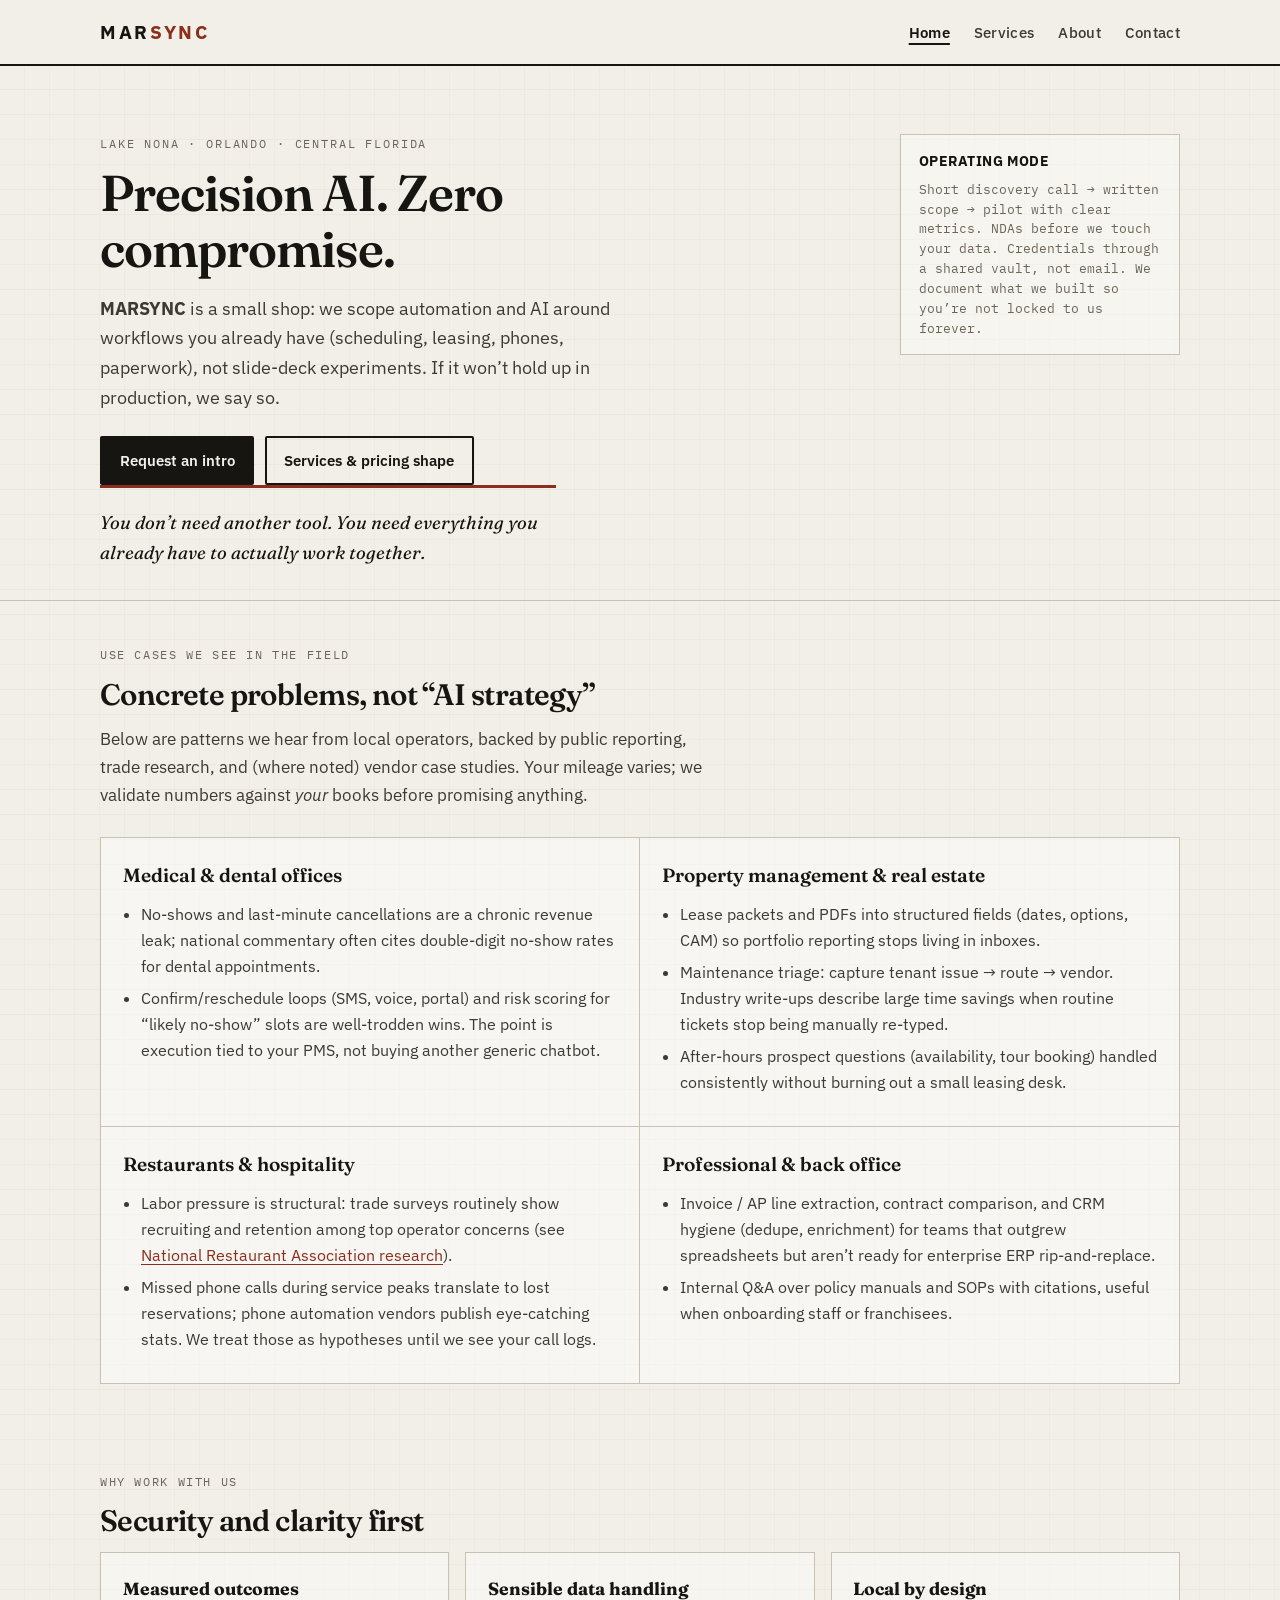
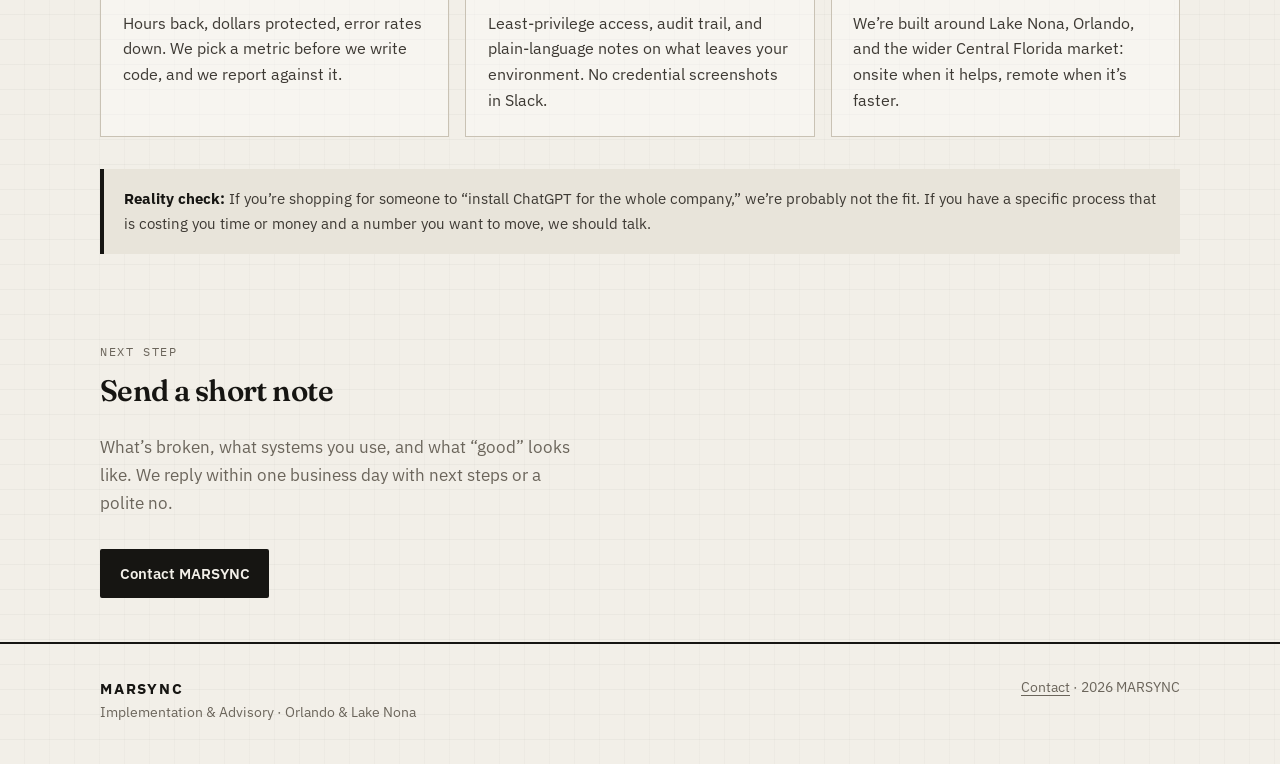
<file: index.html>
<!DOCTYPE html>
<html lang="en">
  <head>
    <meta charset="utf-8" />
    <meta name="viewport" content="width=device-width, initial-scale=1" />
    <meta
      name="description"
      content="MARSYNC helps Orlando and Lake Nona businesses deploy AI where it pays off: scheduling, leasing ops, guest-facing workflows, and secure back-office automation."
    />
    <title>MARSYNC | Practical AI · Orlando &amp; Lake Nona</title>
    <link rel="preconnect" href="https://fonts.googleapis.com" />
    <link rel="preconnect" href="https://fonts.gstatic.com" crossorigin />
    <link
      href="https://fonts.googleapis.com/css2?family=Fraunces:ital,opsz,wght@0,9..144,400;0,9..144,600;0,9..144,700;1,9..144,400&family=IBM+Plex+Mono:ital,wght@0,400;0,500;1,400&family=IBM+Plex+Sans:ital,wght@0,400;0,500;0,600;0,700;1,400&display=swap"
      rel="stylesheet"
    />
    <link rel="stylesheet" href="css/styles.css" />
  </head>
  <body>
    <header class="site-header">
      <div class="wrap header-inner">
        <a class="logo" href="index.html">MAR<span>SYNC</span></a>
        <button
          class="nav-toggle"
          type="button"
          aria-expanded="false"
          aria-controls="primary-nav"
        >
          Menu
        </button>
        <nav class="site-nav" id="primary-nav" aria-label="Primary">
          <ul>
            <li><a href="index.html">Home</a></li>
            <li><a href="services.html">Services</a></li>
            <li><a href="about.html">About</a></li>
            <li><a href="contact.html">Contact</a></li>
          </ul>
        </nav>
      </div>
    </header>

    <main>
      <section class="hero">
        <div class="wrap hero-grid">
          <div>
            <p class="kicker">Lake Nona · Orlando · Central Florida</p>
            <h1>Precision AI. Zero compromise.</h1>
            <p class="lede">
              <strong>MARSYNC</strong> is a small shop: we scope automation and AI around
              workflows you already have (scheduling, leasing, phones, paperwork), not
              slide-deck experiments. If it won’t hold up in production, we say so.
            </p>
            <div class="cta-row">
              <a class="btn btn-primary" href="contact.html">Request an intro</a>
              <a class="btn btn-ghost" href="services.html">Services &amp; pricing shape</a>
            </div>
            <blockquote class="pull-quote">
              You don’t need another tool. You need everything you already have to actually work
              together.
            </blockquote>
          </div>
          <aside class="hero-aside" aria-label="How we work">
            <strong>Operating mode</strong>
            Short discovery call → written scope → pilot with clear metrics. NDAs before
            we touch your data. Credentials through a shared vault, not email. We document
            what we built so you’re not locked to us forever.
          </aside>
        </div>
      </section>

      <section aria-labelledby="cases-heading">
        <div class="wrap">
          <p class="section-label">Use cases we see in the field</p>
          <h2 id="cases-heading">Concrete problems, not “AI strategy”</h2>
          <p class="section-intro">
            Below are patterns we hear from local operators, backed by public reporting,
            trade research, and (where noted) vendor case studies. Your mileage varies; we
            validate numbers against <em>your</em> books before promising anything.
          </p>

          <div class="use-grid">
            <article class="use-tile">
              <h3>Medical &amp; dental offices</h3>
              <ul>
                <li>
                  No-shows and last-minute cancellations are a chronic revenue leak; national
                  commentary often cites double-digit no-show rates for dental appointments.
                </li>
                <li>
                  Confirm/reschedule loops (SMS, voice, portal) and risk scoring for
                  “likely no-show” slots are well-trodden wins. The point is execution tied
                  to your PMS, not buying another generic chatbot.
                </li>
              </ul>
            </article>
            <article class="use-tile">
              <h3>Property management &amp; real estate</h3>
              <ul>
                <li>
                  Lease packets and PDFs into structured fields (dates, options, CAM) so
                  portfolio reporting stops living in inboxes.
                </li>
                <li>
                  Maintenance triage: capture tenant issue → route → vendor. Industry
                  write-ups describe large time savings when routine tickets stop being
                  manually re-typed.
                </li>
                <li>
                  After-hours prospect questions (availability, tour booking) handled
                  consistently without burning out a small leasing desk.
                </li>
              </ul>
            </article>
            <article class="use-tile">
              <h3>Restaurants &amp; hospitality</h3>
              <ul>
                <li>
                  Labor pressure is structural: trade surveys routinely show recruiting and
                  retention among top operator concerns (see
                  <a
                    href="https://restaurant.org/research-and-media/research/"
                    rel="noopener noreferrer"
                    >National Restaurant Association research</a
                  >).
                </li>
                <li>
                  Missed phone calls during service peaks translate to lost reservations;
                  phone automation vendors publish eye-catching stats. We treat those as
                  hypotheses until we see your call logs.
                </li>
              </ul>
            </article>
            <article class="use-tile">
              <h3>Professional &amp; back office</h3>
              <ul>
                <li>
                  Invoice / AP line extraction, contract comparison, and CRM hygiene (dedupe,
                  enrichment) for teams that outgrew spreadsheets but aren’t ready for
                  enterprise ERP rip-and-replace.
                </li>
                <li>
                  Internal Q&amp;A over policy manuals and SOPs with citations, useful when
                  onboarding staff or franchisees.
                </li>
              </ul>
            </article>
          </div>

        </div>
      </section>

      <section>
        <div class="wrap">
          <p class="section-label">Why work with us</p>
          <h2>Security and clarity first</h2>
          <div class="grid-3">
            <article class="card">
              <h3>Measured outcomes</h3>
              <p>
                Hours back, dollars protected, error rates down. We pick a metric before we
                write code, and we report against it.
              </p>
            </article>
            <article class="card">
              <h3>Sensible data handling</h3>
              <p>
                Least-privilege access, audit trail, and plain-language notes on what leaves
                your environment. No credential screenshots in Slack.
              </p>
            </article>
            <article class="card">
              <h3>Local by design</h3>
              <p>
                We’re built around Lake Nona, Orlando, and the wider Central Florida market:
                onsite when it helps, remote when it’s faster.
              </p>
            </article>
          </div>
          <div class="trust-strip">
            <strong>Reality check:</strong> If you’re shopping for someone to “install ChatGPT
            for the whole company,” we’re probably not the fit. If you have a specific process
            that is costing you time or money and a number you want to move, we should talk.
          </div>
        </div>
      </section>

      <section>
        <div class="wrap">
          <p class="section-label">Next step</p>
          <h2>Send a short note</h2>
          <p class="muted mb-2" style="max-width: 48ch">
            What’s broken, what systems you use, and what “good” looks like. We reply within
            one business day with next steps or a polite no.
          </p>
          <a class="btn btn-primary" href="contact.html">Contact MARSYNC</a>
        </div>
      </section>
    </main>

    <footer class="site-footer">
      <div class="wrap footer-inner">
        <div>
          <div class="footer-brand">MARSYNC</div>
          <div>Implementation &amp; Advisory · Orlando &amp; Lake Nona</div>
        </div>
        <div class="footer-meta">
          <a href="contact.html">Contact</a>
          ·
          <span id="footer-year"></span>
          MARSYNC
        </div>
      </div>
    </footer>

    <script src="js/site-config.js"></script>
    <script>
      document.getElementById("footer-year").textContent = new Date().getFullYear();
    </script>
    <script src="js/main.js"></script>
  </body>
</html>
</file>
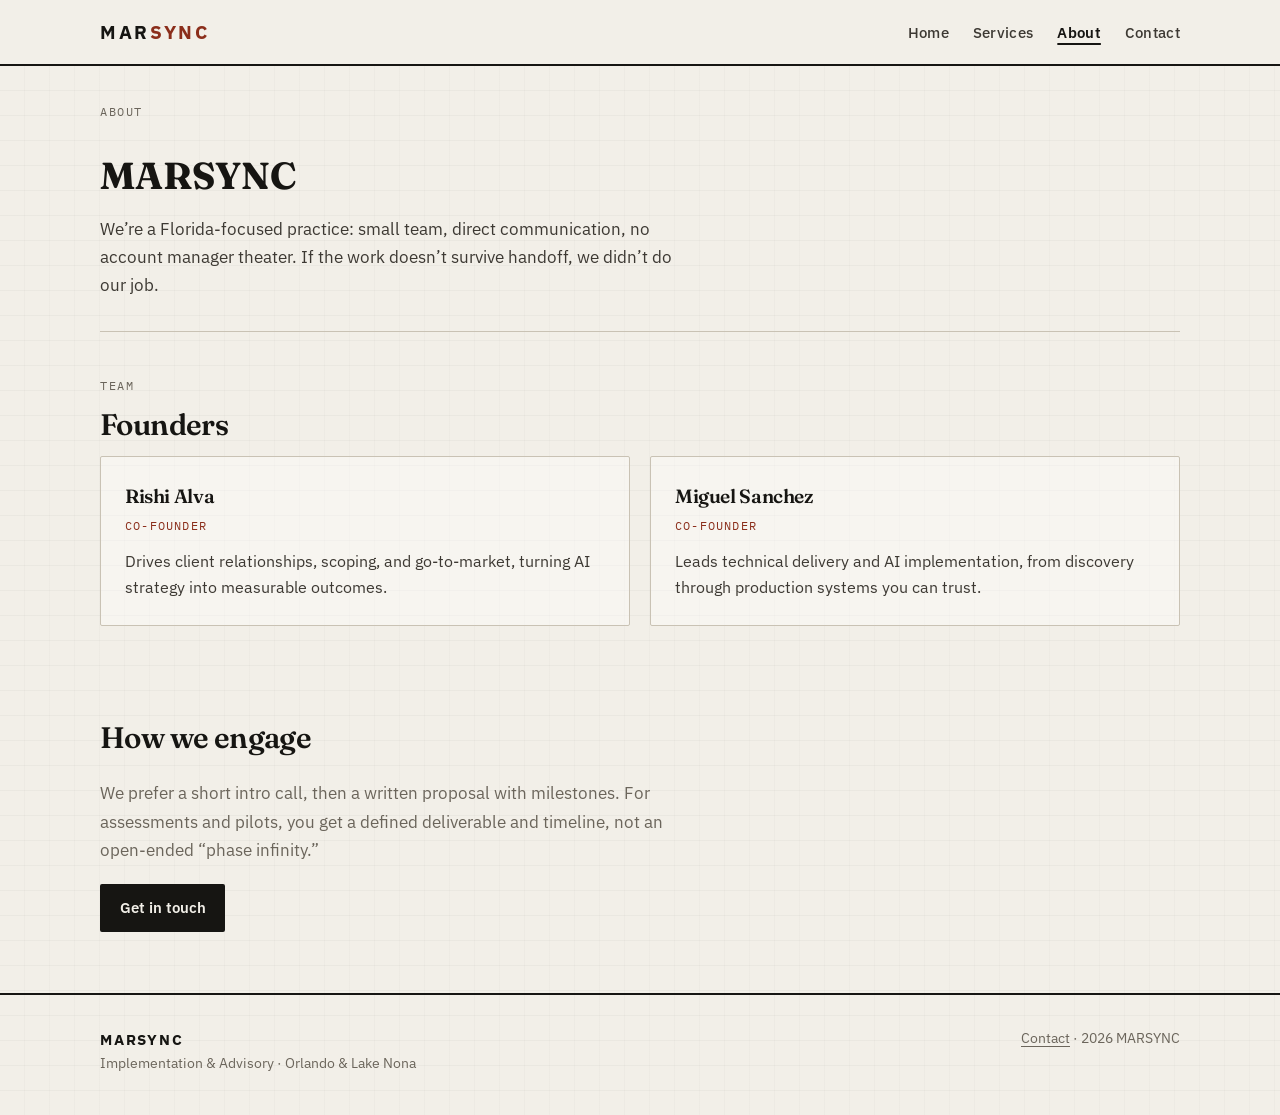
<file: about.html>
<!DOCTYPE html>
<html lang="en">
  <head>
    <meta charset="utf-8" />
    <meta name="viewport" content="width=device-width, initial-scale=1" />
    <meta
      name="description"
      content="Meet the MARSYNC team: Rishi Alva and Miguel Sanchez. AI implementation and client success for Orlando & Lake Nona."
    />
    <title>About | MARSYNC</title>
    <link rel="preconnect" href="https://fonts.googleapis.com" />
    <link rel="preconnect" href="https://fonts.gstatic.com" crossorigin />
    <link
      href="https://fonts.googleapis.com/css2?family=Fraunces:ital,opsz,wght@0,9..144,400;0,9..144,600;0,9..144,700;1,9..144,400&family=IBM+Plex+Mono:ital,wght@0,400;0,500;1,400&family=IBM+Plex+Sans:ital,wght@0,400;0,500;0,600;0,700;1,400&display=swap"
      rel="stylesheet"
    />
    <link rel="stylesheet" href="css/styles.css" />
  </head>
  <body>
    <header class="site-header">
      <div class="wrap header-inner">
        <a class="logo" href="index.html">MAR<span>SYNC</span></a>
        <button
          class="nav-toggle"
          type="button"
          aria-expanded="false"
          aria-controls="primary-nav"
        >
          Menu
        </button>
        <nav class="site-nav" id="primary-nav" aria-label="Primary">
          <ul>
            <li><a href="index.html">Home</a></li>
            <li><a href="services.html">Services</a></li>
            <li><a href="about.html">About</a></li>
            <li><a href="contact.html">Contact</a></li>
          </ul>
        </nav>
      </div>
    </header>

    <main>
      <div class="wrap page-hero">
        <p class="section-label">About</p>
        <h1>MARSYNC</h1>
        <p>
          We’re a Florida-focused practice: small team, direct communication, no account
          manager theater. If the work doesn’t survive handoff, we didn’t do our job.
        </p>
      </div>

      <section>
        <div class="wrap">
          <p class="section-label">Team</p>
          <h2 style="margin-top: 0">Founders</h2>
          <div class="founder-grid">
            <a
              class="founder-card founder-card--link"
              href="https://rishialva.com"
              target="_blank"
              rel="noopener noreferrer"
              aria-label="Rishi Alva — opens personal site in a new tab"
            >
              <h2>Rishi Alva</h2>
              <p class="role">Co-founder</p>
              <p>
                Drives client relationships, scoping, and go-to-market, turning AI strategy
                into measurable outcomes.
              </p>
            </a>
            <a
              class="founder-card founder-card--link"
              href="https://miggysanchez.com"
              target="_blank"
              rel="noopener noreferrer"
              aria-label="Miguel Sanchez — opens personal site in a new tab"
            >
              <h2>Miguel Sanchez</h2>
              <p class="role">Co-founder</p>
              <p>
                Leads technical delivery and AI implementation, from discovery through
                production systems you can trust.
              </p>
            </a>
          </div>
        </div>
      </section>

      <section>
        <div class="wrap">
          <h2>How we engage</h2>
          <p class="muted" style="max-width: 60ch">
            We prefer a short intro call, then a written proposal with milestones. For
            assessments and pilots, you get a defined deliverable and timeline, not an
            open-ended “phase infinity.”
          </p>
          <p style="margin-top: 1.25rem">
            <a class="btn btn-primary" href="contact.html">Get in touch</a>
          </p>
        </div>
      </section>
    </main>

    <footer class="site-footer">
      <div class="wrap footer-inner">
        <div>
          <div class="footer-brand">MARSYNC</div>
          <div>Implementation &amp; Advisory · Orlando &amp; Lake Nona</div>
        </div>
        <div class="footer-meta">
          <a href="contact.html">Contact</a>
          ·
          <span id="footer-year"></span>
          MARSYNC
        </div>
      </div>
    </footer>

    <script src="js/site-config.js"></script>
    <script>
      document.getElementById("footer-year").textContent = new Date().getFullYear();
    </script>
    <script src="js/main.js"></script>
  </body>
</html>
</file>
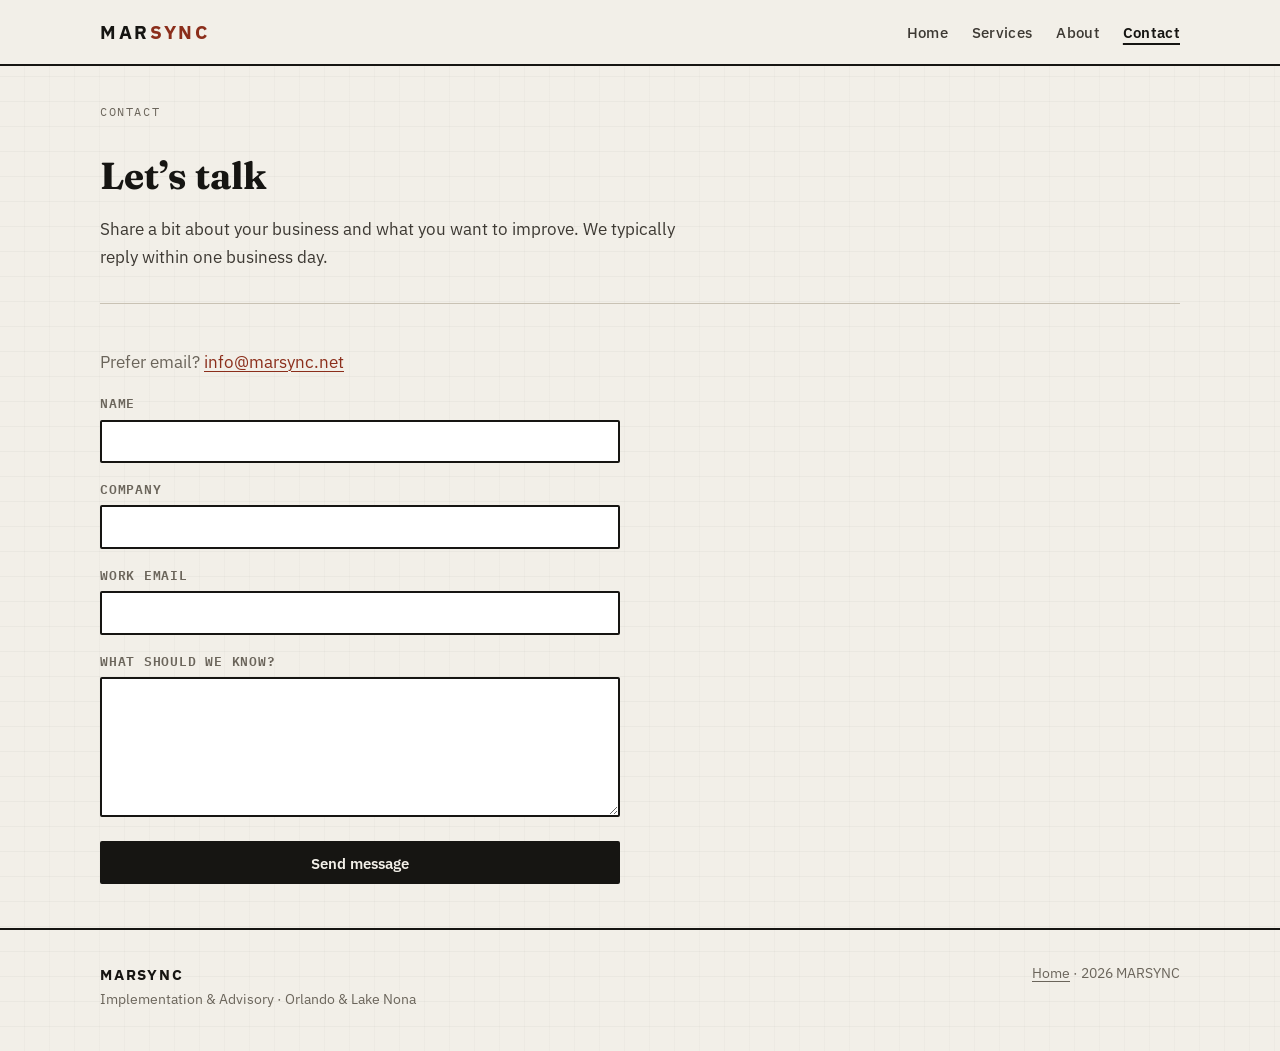
<file: contact.html>
<!DOCTYPE html>
<html lang="en">
  <head>
    <meta charset="utf-8" />
    <meta name="viewport" content="width=device-width, initial-scale=1" />
    <meta
      name="description"
      content="Contact MARSYNC: AI assessments and implementation for Lake Nona, Orlando, and Central Florida."
    />
    <title>Contact | MARSYNC</title>
    <link rel="preconnect" href="https://fonts.googleapis.com" />
    <link rel="preconnect" href="https://fonts.gstatic.com" crossorigin />
    <link
      href="https://fonts.googleapis.com/css2?family=Fraunces:ital,opsz,wght@0,9..144,400;0,9..144,600;0,9..144,700;1,9..144,400&family=IBM+Plex+Mono:ital,wght@0,400;0,500;1,400&family=IBM+Plex+Sans:ital,wght@0,400;0,500;0,600;0,700;1,400&display=swap"
      rel="stylesheet"
    />
    <link rel="stylesheet" href="css/styles.css" />
  </head>
  <body>
    <header class="site-header">
      <div class="wrap header-inner">
        <a class="logo" href="index.html">MAR<span>SYNC</span></a>
        <button
          class="nav-toggle"
          type="button"
          aria-expanded="false"
          aria-controls="primary-nav"
        >
          Menu
        </button>
        <nav class="site-nav" id="primary-nav" aria-label="Primary">
          <ul>
            <li><a href="index.html">Home</a></li>
            <li><a href="services.html">Services</a></li>
            <li><a href="about.html">About</a></li>
            <li><a href="contact.html">Contact</a></li>
          </ul>
        </nav>
      </div>
    </header>

    <main>
      <div class="wrap page-hero">
        <p class="section-label">Contact</p>
        <h1>Let’s talk</h1>
        <p>
          Share a bit about your business and what you want to improve. We typically reply
          within one business day.
        </p>
      </div>

      <section>
        <div class="wrap">
          <p class="muted" style="max-width: 52ch; margin-top: 0">
            Prefer email?
            <a id="contact-email-link" href="#">Loading…</a>
          </p>

          <form id="contact-form" class="form-grid" novalidate>
            <div class="hp" aria-hidden="true">
              <label for="website">Website</label>
              <input id="website" type="text" name="_gotcha" tabindex="-1" autocomplete="off" />
            </div>
            <div>
              <label for="name">Name</label>
              <input id="name" name="name" type="text" required autocomplete="name" />
            </div>
            <div>
              <label for="company">Company</label>
              <input id="company" name="company" type="text" autocomplete="organization" />
            </div>
            <div>
              <label for="email">Work email</label>
              <input id="email" name="email" type="email" required autocomplete="email" />
            </div>
            <div>
              <label for="message">What should we know?</label>
              <textarea id="message" name="message" required></textarea>
            </div>
            <button class="btn btn-primary" type="submit">Send message</button>
            <p id="form-status" class="form-status" hidden role="status"></p>
          </form>
        </div>
      </section>
    </main>

    <footer class="site-footer">
      <div class="wrap footer-inner">
        <div>
          <div class="footer-brand">MARSYNC</div>
          <div>Implementation &amp; Advisory · Orlando &amp; Lake Nona</div>
        </div>
        <div class="footer-meta">
          <a href="index.html">Home</a>
          ·
          <span id="footer-year"></span>
          MARSYNC
        </div>
      </div>
    </footer>

    <script src="js/site-config.js"></script>
    <script>
      (function () {
        var S = window.SITE || {};
        document.getElementById("footer-year").textContent = new Date().getFullYear();
        var email = S.email || "";
        var el = document.getElementById("contact-email-link");
        el.textContent = email || "Configure email in site-config.js";
        el.href = email ? "mailto:" + email : "#";
      })();
    </script>
    <script src="js/main.js"></script>
    <script src="js/contact.js"></script>
  </body>
</html>
</file>
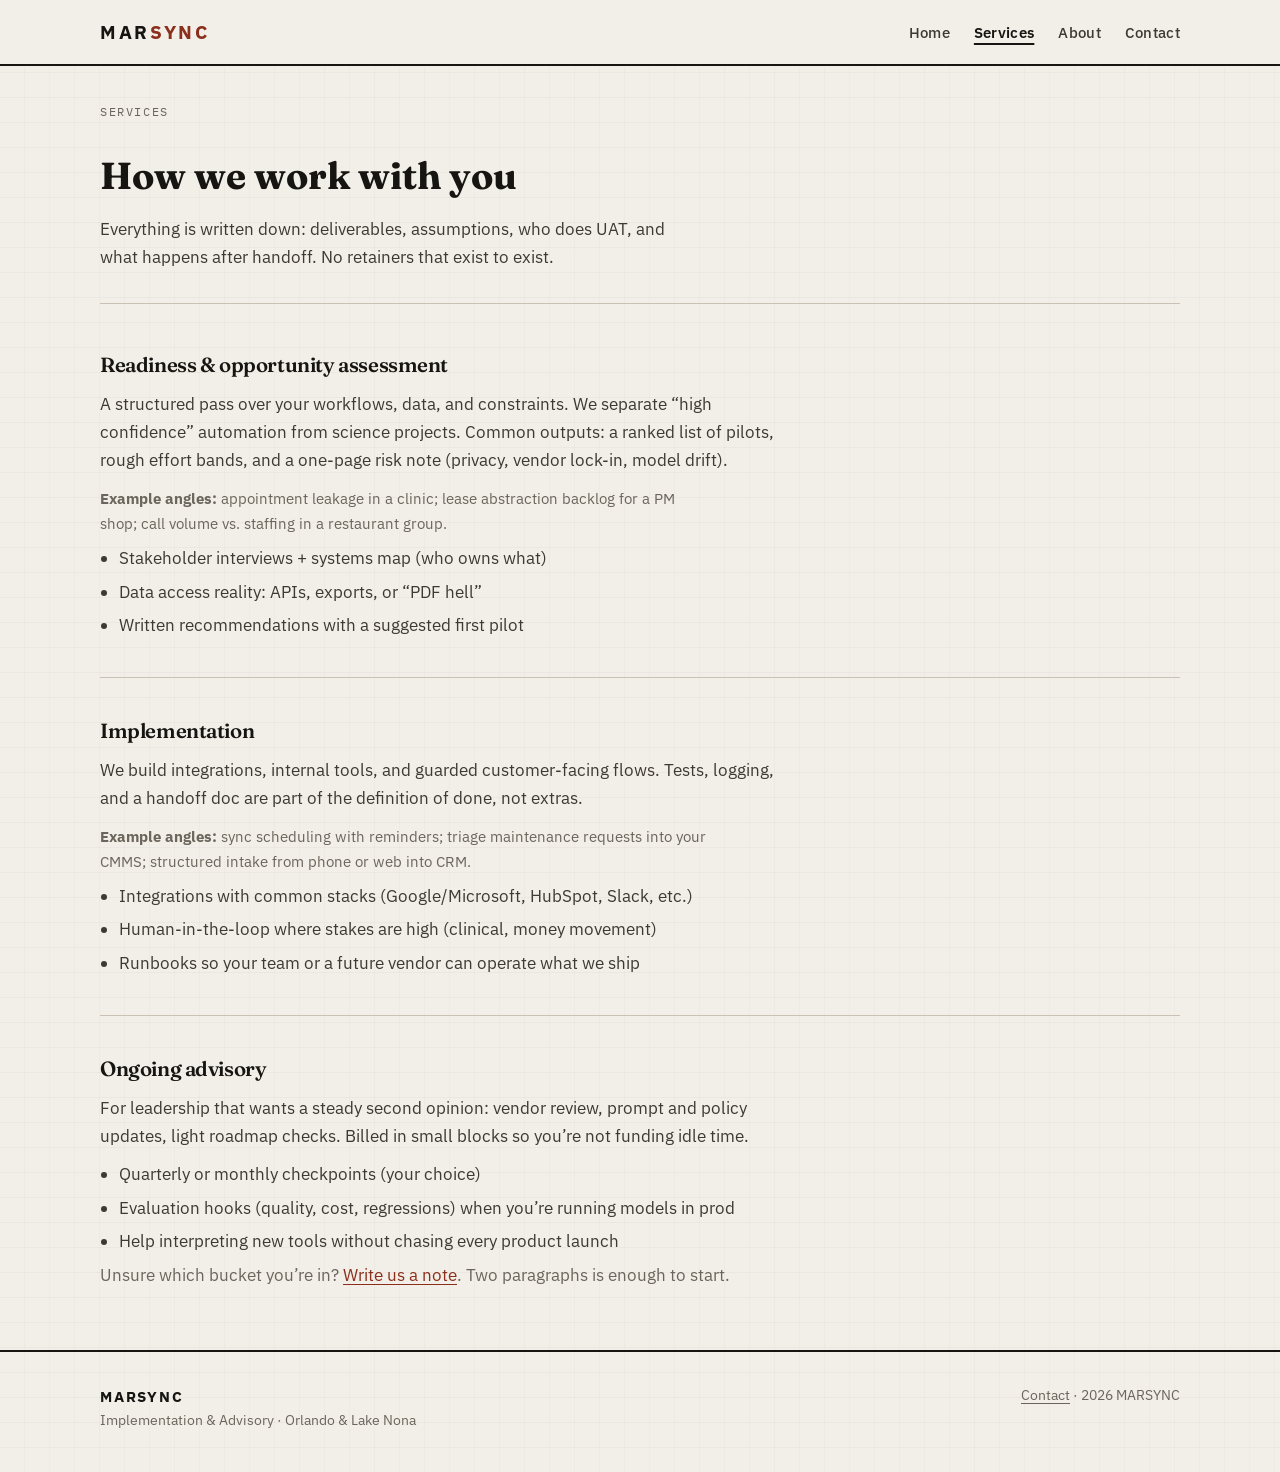
<file: services.html>
<!DOCTYPE html>
<html lang="en">
  <head>
    <meta charset="utf-8" />
    <meta name="viewport" content="width=device-width, initial-scale=1" />
    <meta
      name="description"
      content="MARSYNC: AI readiness assessments, implementation, and advisory. Scoped work for Florida medical, property, hospitality, and professional teams."
    />
    <title>Services | MARSYNC</title>
    <link rel="preconnect" href="https://fonts.googleapis.com" />
    <link rel="preconnect" href="https://fonts.gstatic.com" crossorigin />
    <link
      href="https://fonts.googleapis.com/css2?family=Fraunces:ital,opsz,wght@0,9..144,400;0,9..144,600;0,9..144,700;1,9..144,400&family=IBM+Plex+Mono:ital,wght@0,400;0,500;1,400&family=IBM+Plex+Sans:ital,wght@0,400;0,500;0,600;0,700;1,400&display=swap"
      rel="stylesheet"
    />
    <link rel="stylesheet" href="css/styles.css" />
  </head>
  <body>
    <header class="site-header">
      <div class="wrap header-inner">
        <a class="logo" href="index.html">MAR<span>SYNC</span></a>
        <button
          class="nav-toggle"
          type="button"
          aria-expanded="false"
          aria-controls="primary-nav"
        >
          Menu
        </button>
        <nav class="site-nav" id="primary-nav" aria-label="Primary">
          <ul>
            <li><a href="index.html">Home</a></li>
            <li><a href="services.html">Services</a></li>
            <li><a href="about.html">About</a></li>
            <li><a href="contact.html">Contact</a></li>
          </ul>
        </nav>
      </div>
    </header>

    <main>
      <div class="wrap page-hero">
        <p class="section-label">Services</p>
        <h1>How we work with you</h1>
        <p>
          Everything is written down: deliverables, assumptions, who does UAT, and what
          happens after handoff. No retainers that exist to exist.
        </p>
      </div>

      <section>
        <div class="wrap">
          <article class="service-block">
            <h2>Readiness &amp; opportunity assessment</h2>
            <p>
              A structured pass over your workflows, data, and constraints. We separate “high
              confidence” automation from science projects. Common outputs: a ranked list of
              pilots, rough effort bands, and a one-page risk note (privacy, vendor lock-in,
              model drift).
            </p>
            <p class="muted" style="margin: 0.75rem 0 0; font-size: 0.95rem">
              <strong>Example angles:</strong> appointment leakage in a clinic; lease
              abstraction backlog for a PM shop; call volume vs. staffing in a restaurant
              group.
            </p>
            <ul class="list-check">
              <li>Stakeholder interviews + systems map (who owns what)</li>
              <li>Data access reality: APIs, exports, or “PDF hell”</li>
              <li>Written recommendations with a suggested first pilot</li>
            </ul>
          </article>

          <article class="service-block">
            <h2>Implementation</h2>
            <p>
              We build integrations, internal tools, and guarded customer-facing flows. Tests,
              logging, and a handoff doc are part of the definition of done, not extras.
            </p>
            <p class="muted" style="margin: 0.75rem 0 0; font-size: 0.95rem">
              <strong>Example angles:</strong> sync scheduling with reminders; triage
              maintenance requests into your CMMS; structured intake from phone or web into
              CRM.
            </p>
            <ul class="list-check">
              <li>Integrations with common stacks (Google/Microsoft, HubSpot, Slack, etc.)</li>
              <li>Human-in-the-loop where stakes are high (clinical, money movement)</li>
              <li>Runbooks so your team or a future vendor can operate what we ship</li>
            </ul>
          </article>

          <article class="service-block">
            <h2>Ongoing advisory</h2>
            <p>
              For leadership that wants a steady second opinion: vendor review, prompt and
              policy updates, light roadmap checks. Billed in small blocks so you’re not
              funding idle time.
            </p>
            <ul class="list-check">
              <li>Quarterly or monthly checkpoints (your choice)</li>
              <li>Evaluation hooks (quality, cost, regressions) when you’re running models in prod</li>
              <li>Help interpreting new tools without chasing every product launch</li>
            </ul>
          </article>

          <p class="muted mt-0">
            Unsure which bucket you’re in?
            <a href="contact.html">Write us a note</a>.
            Two paragraphs is enough to start.
          </p>
        </div>
      </section>
    </main>

    <footer class="site-footer">
      <div class="wrap footer-inner">
        <div>
          <div class="footer-brand">MARSYNC</div>
          <div>Implementation &amp; Advisory · Orlando &amp; Lake Nona</div>
        </div>
        <div class="footer-meta">
          <a href="contact.html">Contact</a>
          ·
          <span id="footer-year"></span>
          MARSYNC
        </div>
      </div>
    </footer>

    <script src="js/site-config.js"></script>
    <script>
      document.getElementById("footer-year").textContent = new Date().getFullYear();
    </script>
    <script src="js/main.js"></script>
  </body>
</html>
</file>
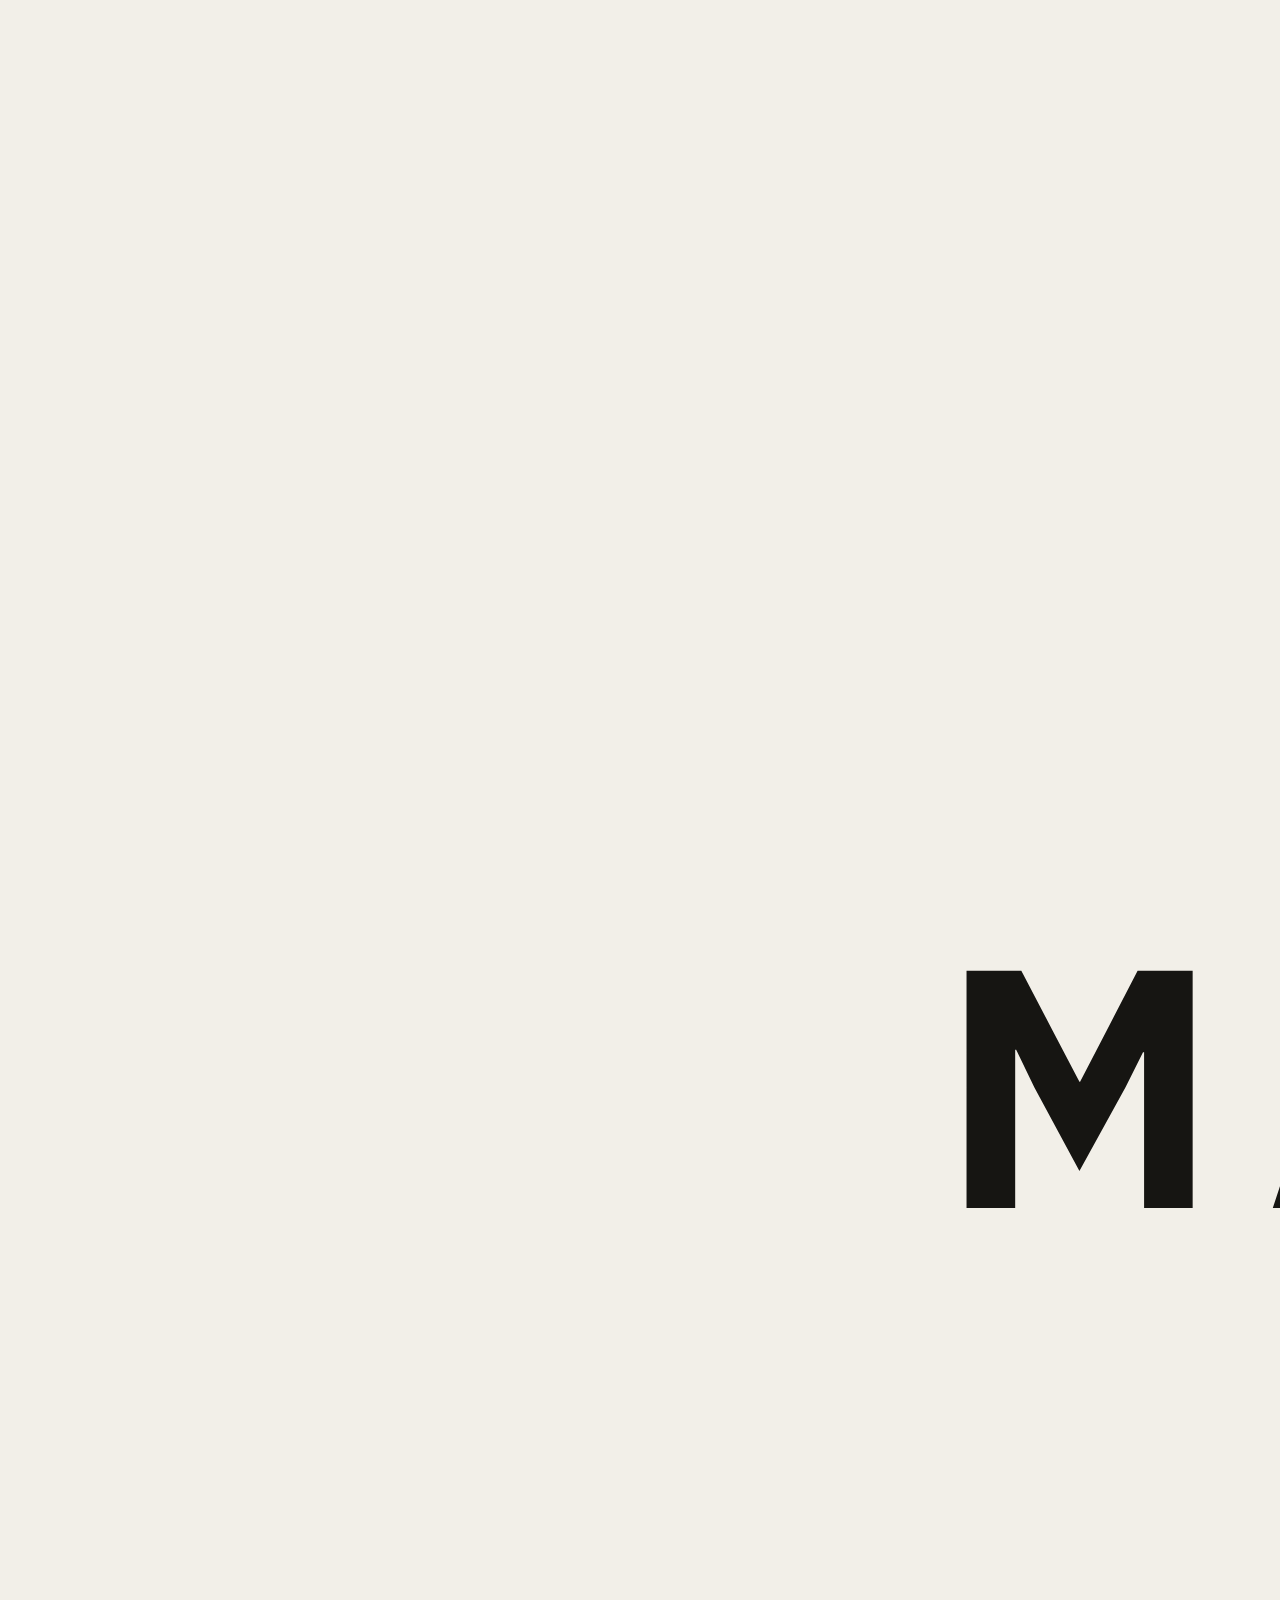
<file: branding/export-4k-wordmark.html>
<!DOCTYPE html>
<html lang="en">
  <head>
    <meta charset="utf-8" />
    <title>MARSYNC wordmark 4K export</title>
    <link rel="preconnect" href="https://fonts.googleapis.com" />
    <link rel="preconnect" href="https://fonts.gstatic.com" crossorigin />
    <link
      href="https://fonts.googleapis.com/css2?family=IBM+Plex+Sans:wght@700&amp;display=swap"
      rel="stylesheet"
    />
    <style>
      * {
        box-sizing: border-box;
        margin: 0;
        padding: 0;
      }
      body {
        width: 3840px;
        height: 2160px;
        background: #f2efe8;
        display: flex;
        align-items: center;
        justify-content: center;
        font-family: "IBM Plex Sans", sans-serif;
      }
      .logo {
        font-weight: 700;
        font-size: 340px;
        letter-spacing: 0.14em;
        text-transform: uppercase;
        color: #161512;
        white-space: nowrap;
      }
      .logo span {
        color: #8b2e1b;
      }
    </style>
  </head>
  <body>
    <div class="logo">MAR<span>SYNC</span></div>
  </body>
</html>
</file>
<file: css/styles.css>
/* MARSYNC: editorial / brochure feel */
:root {
  --paper: #f2efe8;
  --paper-2: #e8e4da;
  --ink: #161512;
  --ink-soft: #3d3933;
  --muted: #6b655b;
  --rule: #c9c2b4;
  --accent: #8b2e1b;
  --accent-hover: #6f2415;
  --accent-bg: rgba(139, 46, 27, 0.08);
  --danger: #a32020;
  --font-serif: "Fraunces", "Georgia", serif;
  --font-sans: "IBM Plex Sans", system-ui, sans-serif;
  --font-mono: "IBM Plex Mono", ui-monospace, monospace;
  --radius: 2px;
  --max: 1080px;
}

*,
*::before,
*::after {
  box-sizing: border-box;
}

html {
  scroll-behavior: smooth;
}

body {
  margin: 0;
  font-family: var(--font-sans);
  font-size: 1.0625rem;
  line-height: 1.65;
  color: var(--ink-soft);
  background-color: var(--paper);
  background-image: repeating-linear-gradient(
      0deg,
      transparent,
      transparent 24px,
      rgba(0, 0, 0, 0.03) 24px,
      rgba(0, 0, 0, 0.03) 25px
    ),
    repeating-linear-gradient(
      90deg,
      transparent,
      transparent 24px,
      rgba(0, 0, 0, 0.02) 24px,
      rgba(0, 0, 0, 0.02) 25px
    );
  min-height: 100vh;
  display: flex;
  flex-direction: column;
}

main {
  flex: 1;
}

body.nav-open {
  overflow: hidden;
}

a {
  color: var(--accent);
  text-decoration: underline;
  text-decoration-thickness: 1px;
  text-underline-offset: 3px;
}

a:hover {
  color: var(--accent-hover);
}

.wrap {
  width: min(100% - 2.25rem, var(--max));
  margin-inline: auto;
}

.site-header {
  position: sticky;
  top: 0;
  z-index: 100;
  background: var(--paper);
  border-bottom: 2px solid var(--ink);
}

.header-inner {
  display: flex;
  align-items: center;
  justify-content: space-between;
  padding: 1rem 0;
  gap: 1rem;
}

.logo {
  font-family: var(--font-sans);
  font-weight: 700;
  font-size: 1.2rem;
  letter-spacing: 0.14em;
  text-transform: uppercase;
  color: var(--ink);
  text-decoration: none;
}

.logo:hover {
  color: var(--accent);
  text-decoration: none;
}

.logo span {
  color: var(--accent);
}

.site-nav ul {
  list-style: none;
  margin: 0;
  padding: 0;
  display: flex;
  gap: 1.5rem;
  align-items: center;
}

.site-nav a {
  color: var(--ink-soft);
  font-weight: 500;
  font-size: 0.95rem;
  text-decoration: none;
  letter-spacing: 0.02em;
}

.site-nav a:hover {
  color: var(--ink);
  text-decoration: underline;
  text-underline-offset: 4px;
}

.site-nav a[aria-current="page"] {
  color: var(--ink);
  font-weight: 600;
  text-decoration: underline;
  text-decoration-thickness: 2px;
  text-underline-offset: 5px;
}

.nav-toggle {
  display: none;
  background: var(--paper-2);
  border: 2px solid var(--ink);
  color: var(--ink);
  padding: 0.45rem 0.7rem;
  border-radius: var(--radius);
  cursor: pointer;
  font-family: var(--font-mono);
  font-size: 0.8rem;
  text-transform: uppercase;
  letter-spacing: 0.06em;
}

@media (max-width: 768px) {
  .nav-toggle {
    display: block;
  }

  .site-nav {
    position: fixed;
    inset: 0 0 auto auto;
    top: 58px;
    width: min(300px, 100vw);
    background: var(--paper);
    border: 2px solid var(--ink);
    margin: 0.5rem 1.1rem;
    padding: 1rem 1.25rem;
    box-shadow: 8px 8px 0 var(--rule);
    transform: translateX(120%);
    opacity: 0;
    pointer-events: none;
    transition: transform 0.2s ease, opacity 0.2s ease;
  }

  .site-nav.is-open {
    transform: translateX(0);
    opacity: 1;
    pointer-events: auto;
  }

  .site-nav ul {
    flex-direction: column;
    align-items: flex-start;
    gap: 0.65rem;
  }
}

.hero {
  padding: clamp(2.5rem, 7vw, 4.25rem) 0 2rem;
  border-bottom: 1px solid var(--rule);
}

.hero-grid {
  display: grid;
  gap: 2rem;
}

@media (min-width: 880px) {
  .hero-grid {
    grid-template-columns: 1fr minmax(220px, 280px);
    align-items: start;
    gap: 3rem;
  }
}

.kicker {
  font-family: var(--font-mono);
  font-size: 0.72rem;
  text-transform: uppercase;
  letter-spacing: 0.16em;
  color: var(--muted);
  margin: 0 0 0.75rem;
}

.hero h1 {
  font-family: var(--font-serif);
  font-weight: 600;
  font-optical-sizing: auto;
  font-size: clamp(2.15rem, 4.8vw, 3.15rem);
  line-height: 1.12;
  letter-spacing: -0.02em;
  color: var(--ink);
  margin: 0 0 1rem;
  max-width: 20ch;
}

.hero .lede {
  font-size: 1.125rem;
  max-width: 48ch;
  margin: 0 0 1.5rem;
}

.hero-aside {
  font-family: var(--font-mono);
  font-size: 0.8rem;
  line-height: 1.55;
  color: var(--muted);
  padding: 1rem 1.1rem;
  border: 1px solid var(--rule);
  background: rgba(255, 255, 255, 0.35);
}

.hero-aside strong {
  display: block;
  font-family: var(--font-sans);
  font-size: 0.85rem;
  letter-spacing: 0.04em;
  text-transform: uppercase;
  color: var(--ink);
  margin-bottom: 0.5rem;
}

.cta-row {
  display: flex;
  flex-wrap: wrap;
  gap: 0.65rem;
  align-items: center;
}

.btn {
  display: inline-flex;
  align-items: center;
  justify-content: center;
  padding: 0.6rem 1.1rem;
  border-radius: var(--radius);
  font-weight: 600;
  font-size: 0.95rem;
  font-family: inherit;
  border: 2px solid var(--ink);
  cursor: pointer;
  text-decoration: none;
  transition: background 0.15s ease, color 0.15s ease;
}

.btn-primary {
  background: var(--ink);
  color: var(--paper);
  border-color: var(--ink);
}

.btn-primary:hover {
  background: var(--accent);
  border-color: var(--accent);
  color: #fff;
  text-decoration: none;
}

.btn-ghost {
  background: transparent;
  color: var(--ink);
}

.btn-ghost:hover {
  background: var(--accent-bg);
  border-color: var(--accent);
  color: var(--accent);
  text-decoration: none;
}

section {
  padding: 2.75rem 0;
}

section h2 {
  font-family: var(--font-serif);
  font-weight: 600;
  font-size: clamp(1.45rem, 2.4vw, 1.85rem);
  color: var(--ink);
  margin: 0 0 0.35rem;
  letter-spacing: -0.02em;
}

.section-intro {
  margin: 0 0 1.75rem;
  max-width: 62ch;
}

.section-label {
  font-family: var(--font-mono);
  font-size: 0.72rem;
  text-transform: uppercase;
  letter-spacing: 0.14em;
  color: var(--muted);
  margin: 0 0 0.4rem;
}

.use-grid {
  display: grid;
  gap: 0;
  border: 1px solid var(--rule);
  background: rgba(255, 255, 255, 0.4);
}

@media (min-width: 720px) {
  .use-grid {
    grid-template-columns: repeat(2, 1fr);
  }
}

.use-tile {
  padding: 1.35rem 1.35rem 1.5rem;
  border-bottom: 1px solid var(--rule);
  border-right: 1px solid var(--rule);
}

@media (min-width: 720px) {
  .use-tile:nth-child(2n) {
    border-right: none;
  }
  .use-tile:nth-last-child(-n + 2) {
    border-bottom: none;
  }
}

@media (max-width: 719px) {
  .use-tile:last-child {
    border-bottom: none;
  }
}

.use-tile h3 {
  font-family: var(--font-serif);
  font-size: 1.2rem;
  font-weight: 600;
  color: var(--ink);
  margin: 0 0 0.65rem;
}

.use-tile ul {
  margin: 0;
  padding-left: 1.15rem;
  color: var(--ink-soft);
  font-size: 0.98rem;
}

.use-tile li {
  margin-bottom: 0.4rem;
}

.pull-quote {
  margin: 0;
  padding: 1.25rem 0 0;
  font-family: var(--font-serif);
  font-size: 1.15rem;
  font-style: italic;
  color: var(--ink);
  max-width: 38ch;
  border-top: 3px solid var(--accent);
}

.grid-3 {
  display: grid;
  gap: 1rem;
}

@media (min-width: 700px) {
  .grid-3 {
    grid-template-columns: repeat(3, 1fr);
  }
}

.card {
  border: 1px solid var(--rule);
  padding: 1.35rem;
  background: rgba(255, 255, 255, 0.35);
}

.card h3 {
  font-family: var(--font-serif);
  font-size: 1.1rem;
  margin: 0 0 0.45rem;
  color: var(--ink);
}

.card p {
  margin: 0;
  font-size: 0.98rem;
}

.trust-strip {
  margin-top: 2rem;
  padding: 1.1rem 1.25rem;
  border-left: 4px solid var(--ink);
  background: var(--paper-2);
  font-size: 0.95rem;
}

.trust-strip strong {
  color: var(--ink);
}

.page-hero {
  padding: 2.25rem 0 0.5rem;
  border-bottom: 1px solid var(--rule);
}

.page-hero h1 {
  font-family: var(--font-serif);
  font-size: clamp(1.85rem, 3vw, 2.35rem);
  margin: 0 0 0.5rem;
  color: var(--ink);
}

.page-hero p {
  margin: 0 0 1.5rem;
  max-width: 58ch;
}

.service-block {
  margin-bottom: 2.25rem;
  padding-bottom: 2rem;
  border-bottom: 1px solid var(--rule);
}

.service-block:last-of-type {
  border-bottom: none;
  margin-bottom: 0;
  padding-bottom: 0;
}

.service-block h2 {
  font-size: 1.28rem;
  margin-bottom: 0.5rem;
}

.service-block p {
  margin: 0 0 0.65rem;
  max-width: 68ch;
}

.list-check {
  margin: 0.5rem 0 0;
  padding-left: 1.2rem;
}

.list-check li {
  margin-bottom: 0.35rem;
}

.founder-grid {
  display: grid;
  gap: 1.25rem;
}

@media (min-width: 640px) {
  .founder-grid {
    grid-template-columns: repeat(2, 1fr);
  }
}

.founder-card {
  border: 1px solid var(--rule);
  padding: 1.5rem;
  background: rgba(255, 255, 255, 0.35);
}

.founder-card--link {
  display: block;
  text-decoration: none;
  color: inherit;
  border-radius: 2px;
  cursor: pointer;
  transition:
    transform 0.18s ease,
    box-shadow 0.18s ease,
    border-color 0.18s ease,
    background-color 0.18s ease;
}

.founder-card--link:hover {
  transform: translateY(-3px);
  border-color: color-mix(in srgb, var(--accent) 45%, var(--rule));
  box-shadow: 0 10px 28px rgba(22, 21, 18, 0.08);
  background: rgba(255, 255, 255, 0.55);
}

.founder-card--link:focus-visible {
  outline: 2px solid var(--accent);
  outline-offset: 3px;
}

.founder-card h2 {
  font-size: 1.2rem;
  margin: 0 0 0.2rem;
  font-family: var(--font-serif);
}

.founder-card .role {
  font-family: var(--font-mono);
  font-size: 0.75rem;
  text-transform: uppercase;
  letter-spacing: 0.1em;
  color: var(--accent);
  margin: 0 0 0.85rem;
}

.founder-card p {
  margin: 0;
  font-size: 0.98rem;
}

.form-grid {
  display: grid;
  gap: 1rem;
  max-width: 520px;
}

label {
  display: block;
  font-size: 0.8rem;
  font-weight: 600;
  font-family: var(--font-mono);
  text-transform: uppercase;
  letter-spacing: 0.06em;
  color: var(--muted);
  margin-bottom: 0.35rem;
}

input,
textarea {
  width: 100%;
  padding: 0.6rem 0.75rem;
  border-radius: var(--radius);
  border: 2px solid var(--ink);
  background: #fff;
  color: var(--ink);
  font-family: inherit;
  font-size: 1rem;
}

input:focus,
textarea:focus {
  outline: 2px solid var(--accent);
  outline-offset: 1px;
}

textarea {
  min-height: 140px;
  resize: vertical;
}

.hp {
  position: absolute;
  left: -9999px;
  opacity: 0;
  height: 0;
  overflow: hidden;
}

.form-status {
  margin-top: 0.5rem;
  padding: 0.65rem 0.85rem;
  border: 1px solid var(--rule);
  background: var(--paper-2);
  font-size: 0.92rem;
}

.form-status--error {
  border-color: var(--danger);
  color: var(--danger);
  background: #fce8e8;
}

.site-footer {
  margin-top: auto;
  padding: 2rem 0 2.5rem;
  border-top: 2px solid var(--ink);
  font-size: 0.88rem;
  color: var(--muted);
}

.footer-inner {
  display: flex;
  flex-wrap: wrap;
  gap: 1rem;
  justify-content: space-between;
  align-items: flex-start;
}

.footer-brand {
  font-weight: 700;
  letter-spacing: 0.12em;
  text-transform: uppercase;
  font-size: 0.95rem;
  color: var(--ink);
}

.footer-meta a {
  color: var(--muted);
}

.footer-meta a:hover {
  color: var(--accent);
}

.muted {
  color: var(--muted);
}

.mt-0 {
  margin-top: 0;
}

.mb-2 {
  margin-bottom: 2rem;
}

code {
  font-family: var(--font-mono);
  font-size: 0.88em;
  background: var(--paper-2);
  padding: 0.1em 0.35em;
}
</file>
